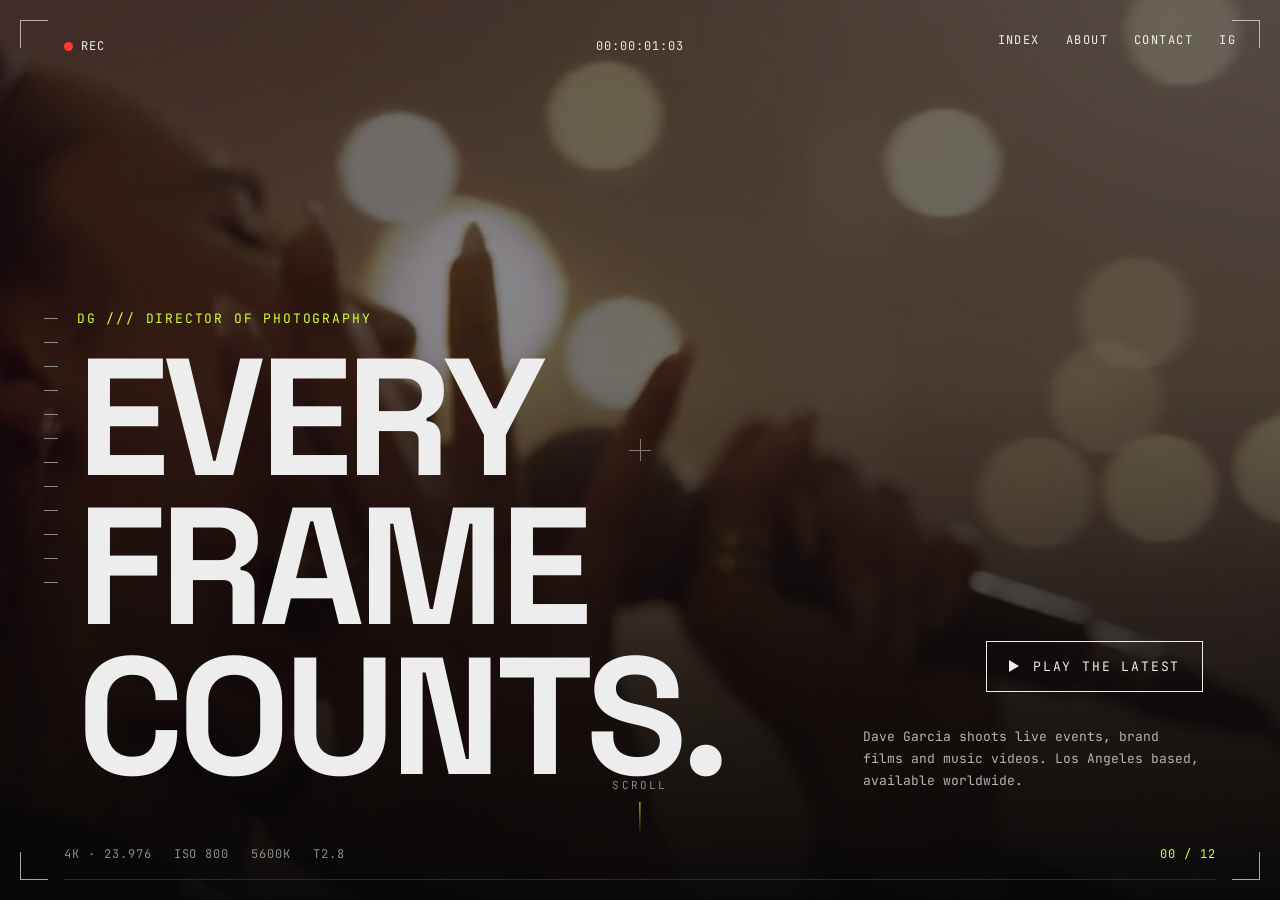
<file: index.html>
<!DOCTYPE html>
<html lang="en">
<head>
<meta charset="utf-8">
<meta name="viewport" content="width=device-width, initial-scale=1, viewport-fit=cover">
<title>Dave Garcia — Director of Photography · Los Angeles</title>
<meta name="description" content="Dave Garcia (DG) is a Los Angeles director of photography shooting live events, brand films and music videos for Netflix, Nickelodeon, Mattel, iHeartRadio and Woodford Reserve.">
<meta name="theme-color" content="#070707">
<link rel="canonical" href="https://www.dgthings.com/">
<link rel="icon" href="favicon.svg" type="image/svg+xml">
<link rel="apple-touch-icon" href="img/apple-touch-icon.png">

<meta property="og:type" content="website">
<meta property="og:title" content="Dave Garcia — Director of Photography">
<meta property="og:description" content="Live events, brand films and music videos. Netflix, Nickelodeon, Mattel, iHeart and more.">
<meta property="og:image" content="https://www.dgthings.com/img/og.jpg">
<meta property="og:url" content="https://www.dgthings.com/">
<meta name="twitter:card" content="summary_large_image">

<link rel="preconnect" href="https://fonts.googleapis.com">
<link rel="preconnect" href="https://fonts.gstatic.com" crossorigin>
<link rel="preconnect" href="https://player.vimeo.com">
<link href="https://fonts.googleapis.com/css2?family=Space+Grotesk:wght@400;500;700&family=JetBrains+Mono:wght@400;500&display=swap" rel="stylesheet">
<link rel="preload" as="image" href="img/tudum-open.jpg">
<link rel="stylesheet" href="css/site.css">

<script type="application/ld+json">
{"@context":"https://schema.org","@type":"Person","name":"Dave Garcia","alternateName":"DG","jobTitle":"Director of Photography",
 "url":"https://www.dgthings.com/","email":"mailto:dg@kombinemedia.com","telephone":"+1-310-292-1031",
 "address":{"@type":"PostalAddress","addressLocality":"Los Angeles","addressRegion":"CA","addressCountry":"US"},
 "sameAs":["https://www.instagram.com/______dg______/"]}
</script>
</head>
<body>
<a class="skip" href="#s-0">Skip to work</a>

<div class="hud" aria-hidden="true">
  <i class="tl"></i><i class="tr"></i><i class="bl"></i><i class="br"></i><span class="center"></span>
  <span class="rec">REC</span><span class="tc" id="tc">00:00:00:00</span>
  <span class="specs"><span>4K · 23.976</span><span>ISO 800</span><span>5600K</span><span>T2.8</span></span>
  <span class="ctr" id="ctr">00 / 00</span>
  <span class="progress"><b id="prog"></b></span>
</div>

<header class="top">
  <a class="brand" id="brand" href="#s-intro">DG <b>///</b> Dave Garcia</a>
  <nav aria-label="Main">
    <button type="button" id="openIndex" aria-haspopup="dialog">Index</button>
    <a href="#s-about">About</a>
    <a href="#s-contact">Contact</a>
    <a href="https://www.instagram.com/______dg______/" target="_blank" rel="noopener" aria-label="Instagram">IG</a>
  </nav>
</header>

<nav class="rail" id="rail" aria-label="Projects"></nav>

<main id="main" tabindex="-1">
  <section class="shot" id="s-intro" aria-label="Intro">
    <div class="bg"><img class="ready" src="img/tudum-open.jpg" alt="" fetchpriority="high"></div>
    <div class="copy">
      <div>
        <div class="kicker">DG /// Director of Photography</div>
        <h1>Every<br>frame<br>counts.</h1>
      </div>
      <div class="actions">
        <button class="btn play" type="button" data-play="tudum-cold-open">Play the latest</button>
        <p>Dave Garcia shoots live events, brand films and music videos. Los Angeles based, available worldwide.</p>
      </div>
    </div>
    <div class="scroll-hint" aria-hidden="true">SCROLL</div>
  </section>

  <div id="shots"></div>

  <section class="shot about" id="s-about" aria-labelledby="about-h">
    <div class="photo"><img data-src="img/about.jpg" alt="Still from a Dave Garcia shoot"></div>
    <div class="info">
      <div class="kicker">// Behind the camera</div>
      <h2 id="about-h">About DG</h2>
      <!-- BIO: replace this paragraph with Dave's real bio -->
      <p class="bio">Dave Garcia is a Los Angeles based director of photography. He shoots live broadcasts, brand films and music videos for clients like Netflix, Nickelodeon, Mattel, iHeartRadio and Woodford Reserve.</p>
      <dl class="slate" id="slate"></dl>
    </div>
  </section>

  <section class="shot end" id="s-contact" aria-labelledby="contact-h">
    <div class="copy">
      <div class="kicker">// Cut. Let's talk.</div>
      <h2 id="contact-h"><a href="mailto:dg@kombinemedia.com">Book DG</a></h2>
      <div class="lines">
        <span><a href="mailto:dg@kombinemedia.com">dg@kombinemedia.com</a><button class="copy-email" type="button" id="copyEmail">Copy</button></span>
        <a href="tel:+13102921031">310.292.1031</a>
        <a href="https://www.instagram.com/______dg______/" target="_blank" rel="noopener">@______dg______</a>
      </div>
    </div>
    <div class="foot">© <span id="yr">2026</span> Dave Garcia · Director of Photography · Los Angeles</div>
  </section>
</main>

<!-- full project index -->
<div class="index" id="index" role="dialog" aria-modal="true" aria-labelledby="index-h">
  <button class="close" type="button" data-close-index>[ Esc ] Close</button>
  <div class="index-head">
    <div><div class="kicker" id="indexCount"></div><h2 id="index-h">All work</h2></div>
    <div class="filters" id="filters" role="group" aria-label="Filter by type"></div>
  </div>
  <div class="grid" id="grid"></div>
</div>

<!-- video player -->
<div class="lb" id="lb" role="dialog" aria-modal="true" aria-labelledby="lbTitle">
  <button class="close" type="button" data-close-lb>[ Esc ] Close</button>
  <div class="lb-frame" id="lbFrame"></div>
  <div class="lb-bar">
    <div>
      <div class="lb-title" id="lbTitle"></div>
      <div class="lb-sub" id="lbSub"></div>
      <div class="lb-tabs" id="lbTabs"></div>
    </div>
    <div class="lb-ctrl">
      <button type="button" id="lbShare" aria-label="Copy link to this video">⧉ <span class="lbl">Share</span></button>
      <button type="button" id="lbPrev" aria-label="Previous project">← <span class="lbl">Prev</span></button>
      <button type="button" id="lbNext" aria-label="Next project"><span class="lbl">Next</span> →</button>
    </div>
  </div>
</div>

<div class="toast" id="toast" role="status" aria-live="polite"></div>

<noscript>
  <style>main{height:auto}.shot{height:auto;min-height:60vh}</style>
  <p style="padding:40px;font-family:monospace">Turn on JavaScript to watch the work, or email <a href="mailto:dg@kombinemedia.com">dg@kombinemedia.com</a>.</p>
</noscript>

<script src="js/projects.js"></script>
<script src="js/site.js"></script>
</body>
</html>
</file>
<file: css/site.css>
/* ===== DG — Viewfinder theme ===== */
:root{
  --bg:#070707; --panel:#0e0e0e; --text:#ededed; --muted:#8a8a8a; --dim:#2a2a2a;
  --accent:#d4ff3a; --rec:#ff3b30;
  --head:'Space Grotesk',system-ui,sans-serif; --mono:'JetBrains Mono',ui-monospace,monospace;
  --edge:20px; --side:clamp(28px,6vw,96px);
}
*{box-sizing:border-box;margin:0;padding:0}
html,body{height:100%;background:var(--bg);color:var(--text);font-family:var(--head);-webkit-font-smoothing:antialiased}
a{color:inherit;text-decoration:none}
button{font:inherit;color:inherit}
img{display:block}
:focus-visible{outline:2px solid var(--accent);outline-offset:3px}
.sr{position:absolute;width:1px;height:1px;overflow:hidden;clip:rect(0 0 0 0);white-space:nowrap}
.skip{position:fixed;left:12px;top:-60px;z-index:300;background:var(--accent);color:#000;padding:10px 14px;font:500 13px var(--mono)}
.skip:focus{top:12px}

/* ---- scroller ---- */
main{height:100svh;overflow-y:auto;scroll-snap-type:y mandatory;scrollbar-width:none;overscroll-behavior:contain}
main::-webkit-scrollbar{display:none}
.shot{position:relative;height:100svh;scroll-snap-align:start;overflow:hidden;display:flex;align-items:flex-end}
.bg{position:absolute;inset:0;background:#111}
.bg img{width:100%;height:100%;object-fit:cover;transform:scale(1.1);opacity:0;transition:transform 6s ease-out,opacity .8s;filter:brightness(.55) saturate(.9)}
.bg img.ready{opacity:1}
.shot.in .bg img{transform:scale(1)}
.bg::after{content:"";position:absolute;inset:0;background:linear-gradient(0deg,rgba(7,7,7,.92),transparent 58%)}

/* ---- viewfinder HUD ---- */
.hud{position:fixed;inset:var(--edge);pointer-events:none;z-index:20;font-family:var(--mono);font-size:12px;letter-spacing:.08em}
.hud i{position:absolute;width:28px;height:28px;border:0 solid rgba(237,237,237,.7)}
.hud .tl{top:0;left:0;border-top-width:1.5px;border-left-width:1.5px}
.hud .tr{top:0;right:0;border-top-width:1.5px;border-right-width:1.5px}
.hud .bl{bottom:0;left:0;border-bottom-width:1.5px;border-left-width:1.5px}
.hud .br{bottom:0;right:0;border-bottom-width:1.5px;border-right-width:1.5px}
.hud .center{position:absolute;left:50%;top:50%;width:22px;height:22px;margin:-11px;opacity:.45}
.hud .center::before,.hud .center::after{content:"";position:absolute;background:var(--text)}
.hud .center::before{left:50%;top:0;width:1px;height:100%}
.hud .center::after{top:50%;left:0;height:1px;width:100%}
.rec{position:absolute;top:18px;left:44px;display:flex;align-items:center;gap:8px}
.rec::before{content:"";width:9px;height:9px;border-radius:50%;background:var(--rec);animation:blink 1.2s steps(2) infinite}
@keyframes blink{50%{opacity:0}}
.tc{position:absolute;top:18px;left:50%;transform:translateX(-50%)}
.specs{position:absolute;bottom:18px;left:44px;color:var(--muted);display:flex;gap:22px}
.ctr{position:absolute;bottom:18px;right:44px;color:var(--accent)}
.progress{position:absolute;left:44px;right:44px;bottom:0;height:1.5px;background:var(--dim)}
.progress b{display:block;height:100%;width:0;background:var(--accent);transition:width .4s}

/* ---- header ---- */
.top{position:fixed;top:var(--edge);left:var(--edge);right:var(--edge);z-index:30;display:flex;justify-content:space-between;align-items:center;padding:12px 24px 0 140px;pointer-events:none}
.top>*{pointer-events:auto}
.brand{font-family:var(--mono);font-size:12px;letter-spacing:.14em;text-transform:uppercase;opacity:0;transition:opacity .3s}
.brand.show{opacity:1}
.brand b{color:var(--accent);font-weight:500}
.top nav{display:flex;gap:26px;font-family:var(--mono);font-size:12px;letter-spacing:.12em;text-transform:uppercase}
.top nav a,.top nav button{background:none;border:0;cursor:pointer;letter-spacing:inherit;text-transform:inherit;transition:color .2s}
.top nav a:hover,.top nav button:hover{color:var(--accent)}

/* ---- copy blocks ---- */
.copy{position:relative;z-index:2;padding:0 var(--side) clamp(80px,12vh,130px);width:100%;display:flex;justify-content:space-between;align-items:flex-end;gap:32px;flex-wrap:wrap}
.kicker{font-family:var(--mono);font-size:13px;color:var(--accent);letter-spacing:.14em;text-transform:uppercase;margin-bottom:16px}
.shot h1,.shot h2{font-weight:700;line-height:.9;letter-spacing:-.035em;text-transform:uppercase;max-width:14ch}
.shot h2{font-size:clamp(40px,min(9vw,14vh),150px)}
.shot h1{font-size:clamp(48px,min(13vw,19vh),220px)}
.copy p{font-family:var(--mono);font-size:13px;color:#b5b5b5;max-width:340px;line-height:1.7;margin-top:22px}
.meta{display:flex;gap:18px;margin-top:20px;font-family:var(--mono);font-size:12px;color:var(--muted);letter-spacing:.1em;text-transform:uppercase;flex-wrap:wrap}
.btn{display:inline-flex;align-items:center;gap:14px;font-family:var(--mono);font-size:13px;letter-spacing:.14em;text-transform:uppercase;padding:16px 22px;border:1px solid var(--text);background:none;cursor:pointer;transition:background .2s,color .2s,border-color .2s;white-space:nowrap}
.btn:hover{background:var(--accent);color:#000;border-color:var(--accent)}
.btn.play::before{content:"";border-left:10px solid currentColor;border-top:6px solid transparent;border-bottom:6px solid transparent}
.btn[disabled]{opacity:.45;cursor:default}
.btn[disabled]:hover{background:none;color:var(--text);border-color:var(--text)}
.actions{display:flex;flex-direction:column;align-items:flex-end;gap:12px}
.scroll-hint{position:absolute;left:50%;bottom:64px;transform:translateX(-50%);z-index:3;font-family:var(--mono);font-size:11px;letter-spacing:.2em;color:var(--muted);display:flex;flex-direction:column;align-items:center;gap:10px}
.scroll-hint::after{content:"";width:1px;height:34px;background:linear-gradient(var(--accent),transparent);animation:drop 1.8s infinite}
@keyframes drop{0%{transform:scaleY(0);transform-origin:top}50%{transform:scaleY(1);transform-origin:top}51%{transform-origin:bottom}100%{transform:scaleY(0);transform-origin:bottom}}

/* ---- side rail ---- */
.rail{position:fixed;left:44px;top:50%;transform:translateY(-50%);z-index:25;display:flex;flex-direction:column;gap:4px;font-family:var(--mono);font-size:11px;letter-spacing:.08em}
.rail a{color:var(--muted);display:flex;align-items:center;gap:10px;padding:3px 0;transition:color .2s}
.rail a::before{content:"";width:14px;height:1px;background:currentColor;transition:width .3s}
.rail a span{opacity:0;transform:translateX(-6px);transition:opacity .25s,transform .25s;white-space:nowrap}
.rail:hover a span,.rail a.on span{opacity:1;transform:none}
.rail a.on{color:var(--accent)}
.rail a.on::before{width:30px}
.rail a:hover{color:var(--text)}

/* ---- about ---- */
.about{display:grid;grid-template-columns:1fr 1fr;align-items:stretch;background:var(--panel)}
.about .photo{position:relative;overflow:hidden}
.about .photo img{width:100%;height:100%;object-fit:cover;filter:grayscale(.35) brightness(.8)}
.about .info{display:flex;flex-direction:column;justify-content:center;padding:clamp(40px,6vw,110px);gap:28px}
.about h2{font-size:clamp(44px,6vw,96px)}
.about .bio{font-family:var(--mono);font-size:14px;line-height:1.8;color:#b5b5b5;max-width:480px}
.slate{display:grid;grid-template-columns:auto 1fr;gap:10px 28px;font-family:var(--mono);font-size:12px;letter-spacing:.08em;border-top:1px solid var(--dim);padding-top:24px;max-width:540px}
.slate dt{color:var(--muted);text-transform:uppercase}

/* ---- contact ---- */
.end{align-items:center;justify-content:center;text-align:center;background:var(--bg)}
.end .copy{flex-direction:column;align-items:center;padding-bottom:0}
.end h2{max-width:none;font-size:clamp(56px,min(12vw,20vh),200px)}
.end h2 a:hover{color:var(--accent)}
.lines{display:flex;gap:48px;margin-top:40px;font-family:var(--mono);font-size:14px;flex-wrap:wrap;justify-content:center;align-items:center}
.lines a:hover{color:var(--accent)}
.copy-email{background:none;border:1px solid var(--dim);padding:6px 10px;font:12px var(--mono);letter-spacing:.1em;cursor:pointer;color:var(--muted);margin-left:8px}
.copy-email:hover{border-color:var(--accent);color:var(--accent)}
.foot{position:absolute;bottom:64px;left:0;right:0;font-family:var(--mono);font-size:11px;letter-spacing:.12em;color:var(--muted);text-transform:uppercase}

/* ---- index overlay ---- */
.index{position:fixed;inset:0;z-index:90;background:rgba(7,7,7,.97);overflow-y:auto;padding:90px var(--side) 80px;opacity:0;visibility:hidden;transition:opacity .3s,visibility .3s}
.index.open{opacity:1;visibility:visible}
.index-head{display:flex;justify-content:space-between;align-items:flex-end;gap:24px;margin-bottom:36px;flex-wrap:wrap}
.index-head h2{font-size:clamp(40px,6vw,88px);font-weight:700;letter-spacing:-.03em;text-transform:uppercase;line-height:.9}
.filters{display:flex;gap:8px;flex-wrap:wrap}
.filters button{background:none;border:1px solid var(--dim);padding:9px 14px;font:12px var(--mono);letter-spacing:.12em;text-transform:uppercase;cursor:pointer;color:var(--muted);transition:all .2s}
.filters button:hover{color:var(--text);border-color:#555}
.filters button.on{background:var(--accent);border-color:var(--accent);color:#000}
.grid{display:grid;grid-template-columns:repeat(auto-fill,minmax(300px,1fr));gap:22px}
.tile{background:none;border:0;text-align:left;cursor:pointer}
.tile.hide{display:none}
.tile .th{position:relative;aspect-ratio:16/9;overflow:hidden;background:#111}
.tile img{width:100%;height:100%;object-fit:cover;transition:transform .6s,filter .4s;filter:brightness(.85)}
.tile:hover img{transform:scale(1.05);filter:brightness(1)}
.tile .th::after{content:attr(data-n);position:absolute;top:10px;left:12px;font:11px var(--mono);letter-spacing:.12em;color:var(--accent)}
.tile .k{font:11px var(--mono);letter-spacing:.14em;color:var(--muted);text-transform:uppercase;margin-top:12px}
.tile .t{font-size:22px;font-weight:700;text-transform:uppercase;letter-spacing:-.01em;margin-top:4px}
.close{position:fixed;top:28px;right:32px;z-index:5;background:var(--bg);border:1px solid #444;font:12px var(--mono);letter-spacing:.12em;padding:10px 16px;cursor:pointer}
.close:hover{border-color:var(--accent);color:var(--accent)}

/* ---- lightbox ---- */
.lb{position:fixed;inset:0;z-index:100;background:#000;display:flex;flex-direction:column;align-items:center;justify-content:center;gap:18px;padding:70px 20px 30px;opacity:0;visibility:hidden;transition:opacity .3s,visibility .3s}
.lb.open{opacity:1;visibility:visible}
.lb-frame{position:relative;width:min(1400px,92vw,calc((100svh - 230px)*16/9));aspect-ratio:16/9;background:#0b0b0b}
.lb-frame iframe{position:absolute;inset:0;width:100%;height:100%;border:0}
.lb-empty{position:absolute;inset:0;display:flex;flex-direction:column;align-items:center;justify-content:center;gap:12px;font-family:var(--mono);font-size:13px;letter-spacing:.12em;text-transform:uppercase;color:var(--muted);text-align:center}
.lb-empty img{position:absolute;inset:0;width:100%;height:100%;object-fit:cover;filter:brightness(.3)}
.lb-empty span{position:relative}
.lb-bar{width:min(1400px,92vw,calc((100svh - 230px)*16/9));display:flex;justify-content:space-between;align-items:flex-start;gap:20px;flex-wrap:wrap}
.lb-title{font-size:clamp(22px,2.4vw,34px);font-weight:700;text-transform:uppercase;letter-spacing:-.02em;line-height:1}
.lb-sub{font:12px var(--mono);letter-spacing:.12em;color:var(--muted);text-transform:uppercase;margin-top:8px}
.lb-tabs{display:flex;gap:6px;margin-top:12px;flex-wrap:wrap}
.lb-tabs button{background:none;border:1px solid var(--dim);padding:6px 10px;font:11px var(--mono);letter-spacing:.1em;text-transform:uppercase;cursor:pointer;color:var(--muted)}
.lb-tabs button.on{border-color:var(--accent);color:var(--accent)}
.lb-ctrl{display:flex;gap:8px}
.lb-ctrl button{background:none;border:1px solid #444;padding:10px 14px;font:12px var(--mono);letter-spacing:.12em;cursor:pointer;text-transform:uppercase}
.lb-ctrl button:hover{border-color:var(--accent);color:var(--accent)}
.toast{position:fixed;left:50%;bottom:40px;transform:translate(-50%,20px);z-index:200;background:var(--accent);color:#000;font:12px var(--mono);letter-spacing:.12em;text-transform:uppercase;padding:10px 16px;opacity:0;transition:all .3s;pointer-events:none}
.toast.on{opacity:1;transform:translate(-50%,0)}

/* ---- responsive ---- */
@media (max-width:1000px){
  .tc{display:none}
  #s-intro .copy p{display:none}
  .shot h1{font-size:clamp(44px,min(12vw,13vh),160px)}
  .top{padding-left:100px}
}
@media (max-width:700px){
  :root{--edge:10px}
  .rail,.specs,.brand{display:none}
  .top{padding:10px 14px 0 80px;justify-content:flex-end}
  .top nav{gap:16px;font-size:11px}
  .rec{left:30px}
  .ctr{right:30px}
  .progress{left:30px;right:30px}
  .copy{flex-direction:column;align-items:flex-start;gap:24px}
  .actions{align-items:flex-start}
  .about{height:auto;min-height:100svh;grid-template-columns:1fr;grid-template-rows:36svh auto}
  .about .info{padding:28px 28px 80px;gap:18px}
  .lines{flex-direction:column;gap:18px}
  .grid{grid-template-columns:1fr 1fr;gap:14px}
  .tile .t{font-size:16px}
  .lb-ctrl .lbl{display:none}
  .scroll-hint{display:none}
}
@media (prefers-reduced-motion:reduce){
  *{animation:none!important;transition:none!important}
  main{scroll-behavior:auto}
  .bg img{transform:none!important}
}
</file>
